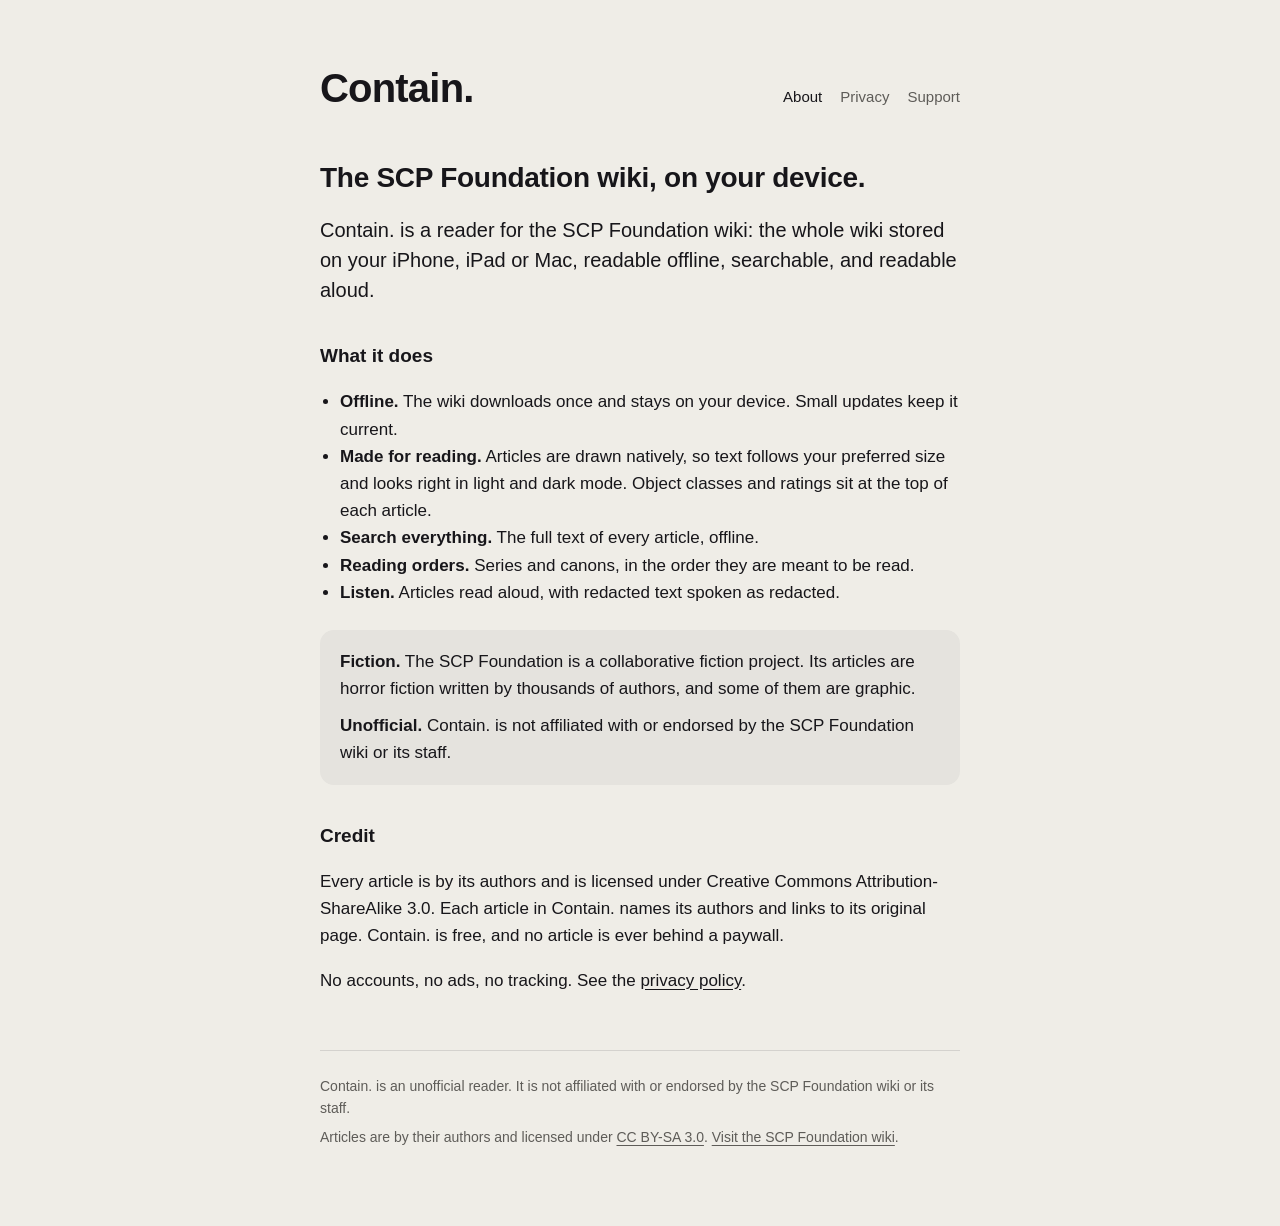
<file: index.html>
<!doctype html>
<html lang="en">
<head>
  <meta charset="utf-8">
  <meta name="viewport" content="width=device-width, initial-scale=1">
  <title>Contain.</title>
  <meta name="description" content="An unofficial, offline reader for the SCP Foundation wiki, for iPhone, iPad and Mac.">
  <link rel="stylesheet" href="style.css">
</head>
<body>
<main>
  <header>
    <a class="wordmark" href="">Contain.</a>
    <nav><a href="" aria-current="page">About</a><a href="privacy/">Privacy</a><a href="support/">Support</a></nav>
  </header>
  <h1>The SCP Foundation wiki, on your device.</h1>
  <p class="lede">Contain. is a reader for the SCP Foundation wiki: the whole wiki stored on your iPhone, iPad or Mac, readable offline, searchable, and readable aloud.</p>

  <h2>What it does</h2>
  <ul>
    <li><strong>Offline.</strong> The wiki downloads once and stays on your device. Small updates keep it current.</li>
    <li><strong>Made for reading.</strong> Articles are drawn natively, so text follows your preferred size and looks right in light and dark mode. Object classes and ratings sit at the top of each article.</li>
    <li><strong>Search everything.</strong> The full text of every article, offline.</li>
    <li><strong>Reading orders.</strong> Series and canons, in the order they are meant to be read.</li>
    <li><strong>Listen.</strong> Articles read aloud, with redacted text spoken as redacted.</li>
  </ul>

  <div class="panel">
    <p><strong>Fiction.</strong> The SCP Foundation is a collaborative fiction project. Its articles are horror fiction written by thousands of authors, and some of them are graphic.</p>
    <p><strong>Unofficial.</strong> Contain. is not affiliated with or endorsed by the SCP Foundation wiki or its staff.</p>
  </div>

  <h2>Credit</h2>
  <p>Every article is by its authors and is licensed under Creative Commons Attribution-ShareAlike 3.0. Each article in Contain. names its authors and links to its original page. Contain. is free, and no article is ever behind a paywall.</p>
  <p>No accounts, no ads, no tracking. See the <a href="privacy/">privacy policy</a>.</p>
  <footer>
    <p>Contain. is an unofficial reader. It is not affiliated with or endorsed by the SCP Foundation wiki or its staff.</p>
    <p>Articles are by their authors and licensed under <a href="https://creativecommons.org/licenses/by-sa/3.0/">CC BY-SA 3.0</a>. <a href="https://scpwiki.com">Visit the SCP Foundation wiki</a>.</p>
  </footer>
</main>
</body>
</html>
</file>
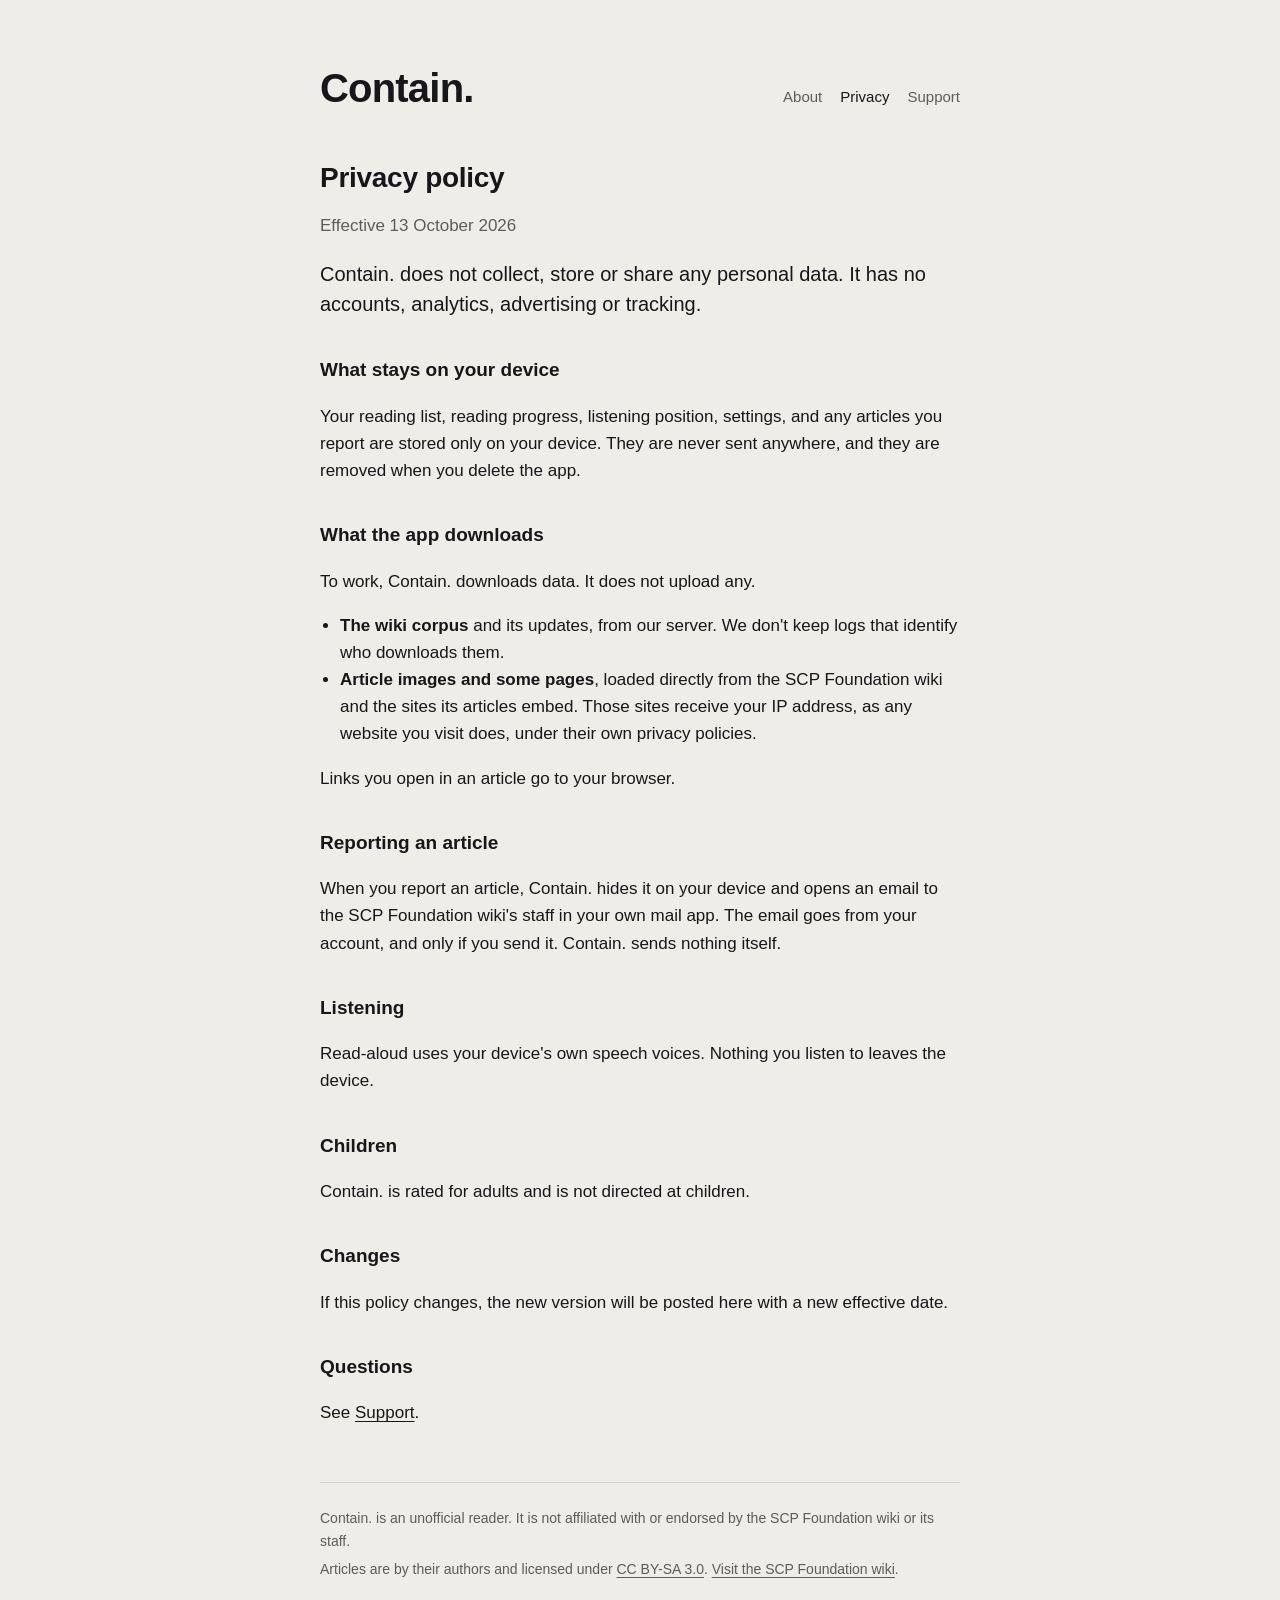
<file: privacy/index.html>
<!doctype html>
<html lang="en">
<head>
  <meta charset="utf-8">
  <meta name="viewport" content="width=device-width, initial-scale=1">
  <title>Privacy policy · Contain.</title>
  <meta name="description" content="Contain. does not collect, store or share any personal data.">
  <link rel="stylesheet" href="../style.css">
</head>
<body>
<main>
  <header>
    <a class="wordmark" href="../">Contain.</a>
    <nav><a href="../">About</a><a href="../privacy/" aria-current="page">Privacy</a><a href="../support/">Support</a></nav>
  </header>
  <h1>Privacy policy</h1>
  <p class="quiet">Effective 13 October 2026</p>

  <p class="lede">Contain. does not collect, store or share any personal data. It has no accounts, analytics, advertising or tracking.</p>

  <h2>What stays on your device</h2>
  <p>Your reading list, reading progress, listening position, settings, and any articles you report are stored only on your device. They are never sent anywhere, and they are removed when you delete the app.</p>

  <h2>What the app downloads</h2>
  <p>To work, Contain. downloads data. It does not upload any.</p>
  <ul>
    <li><strong>The wiki corpus</strong> and its updates, from our server. We don't keep logs that identify who downloads them.</li>
    <li><strong>Article images and some pages</strong>, loaded directly from the SCP Foundation wiki and the sites its articles embed. Those sites receive your IP address, as any website you visit does, under their own privacy policies.</li>
  </ul>
  <p>Links you open in an article go to your browser.</p>

  <h2>Reporting an article</h2>
  <p>When you report an article, Contain. hides it on your device and opens an email to the SCP Foundation wiki's staff in your own mail app. The email goes from your account, and only if you send it. Contain. sends nothing itself.</p>

  <h2>Listening</h2>
  <p>Read-aloud uses your device's own speech voices. Nothing you listen to leaves the device.</p>

  <h2>Children</h2>
  <p>Contain. is rated for adults and is not directed at children.</p>

  <h2>Changes</h2>
  <p>If this policy changes, the new version will be posted here with a new effective date.</p>

  <h2>Questions</h2>
  <p>See <a href="../support/">Support</a>.</p>
  <footer>
    <p>Contain. is an unofficial reader. It is not affiliated with or endorsed by the SCP Foundation wiki or its staff.</p>
    <p>Articles are by their authors and licensed under <a href="https://creativecommons.org/licenses/by-sa/3.0/">CC BY-SA 3.0</a>. <a href="https://scpwiki.com">Visit the SCP Foundation wiki</a>.</p>
  </footer>
</main>
</body>
</html>
</file>
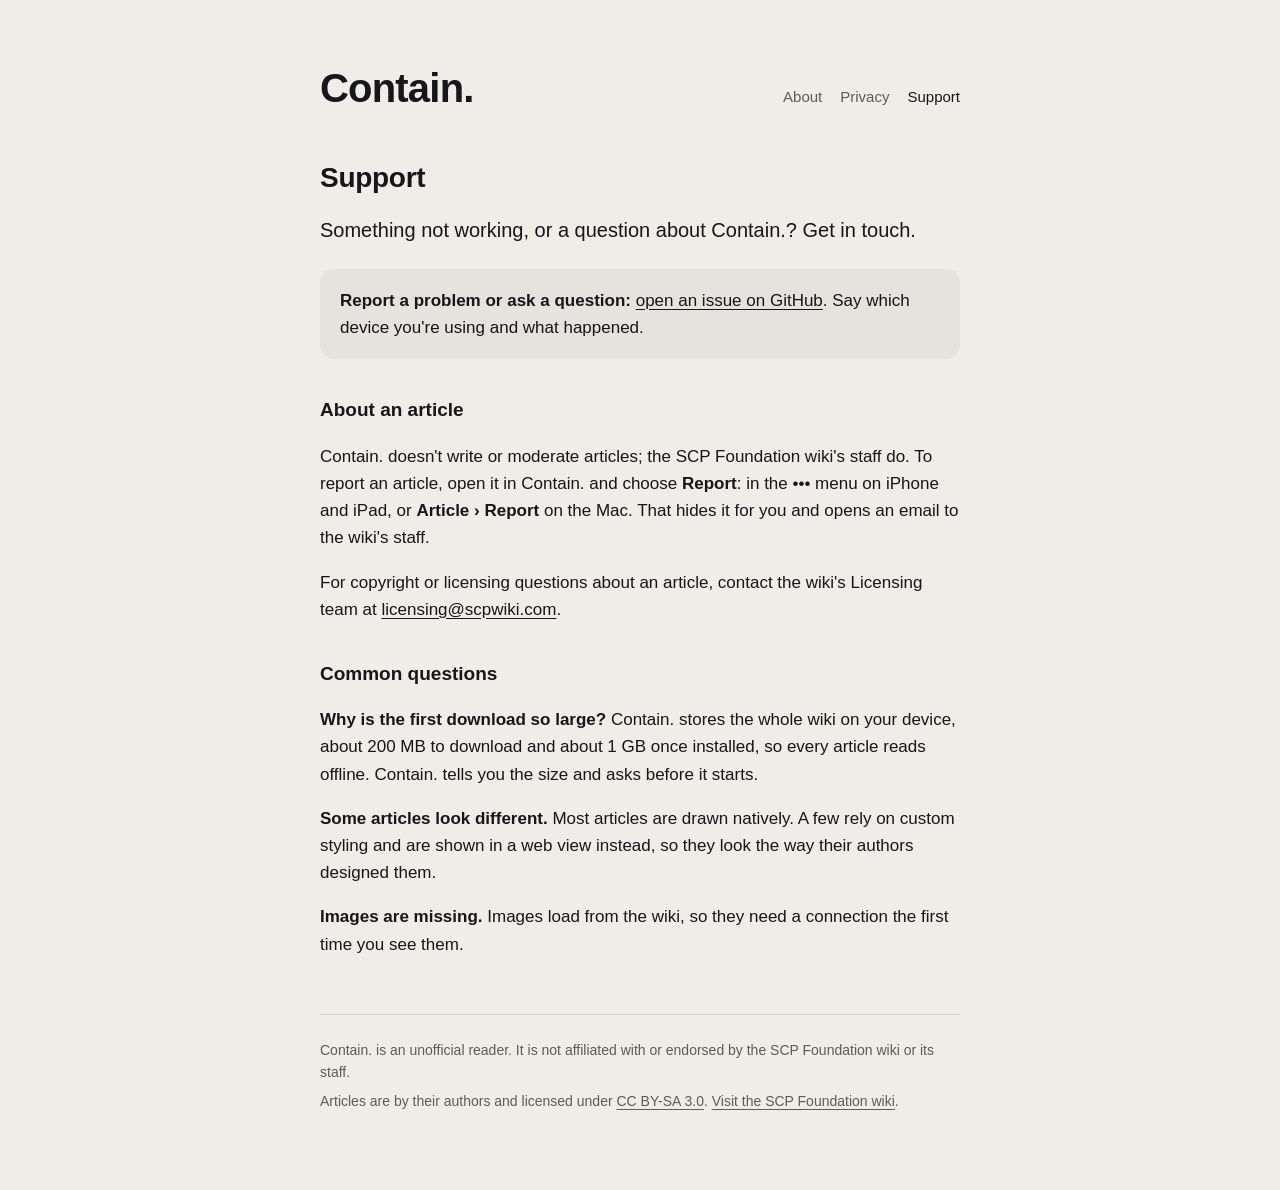
<file: support/index.html>
<!doctype html>
<html lang="en">
<head>
  <meta charset="utf-8">
  <meta name="viewport" content="width=device-width, initial-scale=1">
  <title>Support · Contain.</title>
  <meta name="description" content="How to get help with Contain.">
  <link rel="stylesheet" href="../style.css">
</head>
<body>
<main>
  <header>
    <a class="wordmark" href="../">Contain.</a>
    <nav><a href="../">About</a><a href="../privacy/">Privacy</a><a href="../support/" aria-current="page">Support</a></nav>
  </header>
  <h1>Support</h1>
  <p class="lede">Something not working, or a question about Contain.? Get in touch.</p>

  <div class="panel">
    <p><strong>Report a problem or ask a question:</strong> <a href="https://github.com/VectorGarden/Contain-Site/issues/new">open an issue on GitHub</a>. Say which device you're using and what happened.</p>
  </div>

  <h2>About an article</h2>
  <p>Contain. doesn't write or moderate articles; the SCP Foundation wiki's staff do. To report an article, open it in Contain. and choose <strong>Report</strong>: in the ••• menu on iPhone and iPad, or <strong>Article › Report</strong> on the Mac. That hides it for you and opens an email to the wiki's staff.</p>
  <p>For copyright or licensing questions about an article, contact the wiki's Licensing team at <a href="mailto:licensing@scpwiki.com">licensing@scpwiki.com</a>.</p>

  <h2>Common questions</h2>
  <p><strong>Why is the first download so large?</strong> Contain. stores the whole wiki on your device, about 200 MB to download and about 1 GB once installed, so every article reads offline. Contain. tells you the size and asks before it starts.</p>
  <p><strong>Some articles look different.</strong> Most articles are drawn natively. A few rely on custom styling and are shown in a web view instead, so they look the way their authors designed them.</p>
  <p><strong>Images are missing.</strong> Images load from the wiki, so they need a connection the first time you see them.</p>
  <footer>
    <p>Contain. is an unofficial reader. It is not affiliated with or endorsed by the SCP Foundation wiki or its staff.</p>
    <p>Articles are by their authors and licensed under <a href="https://creativecommons.org/licenses/by-sa/3.0/">CC BY-SA 3.0</a>. <a href="https://scpwiki.com">Visit the SCP Foundation wiki</a>.</p>
  </footer>
</main>
</body>
</html>
</file>
<file: style.css>
:root {
  --ground: #EFEDE7;
  --raised: #E5E3DE;
  --ink: #17161A;
  --quiet: #5E5C58;
  --rule: rgba(23, 22, 26, 0.12);
  color-scheme: light dark;
}
@media (prefers-color-scheme: dark) {
  :root {
    --ground: #1F2733;
    --raised: #283241;
    --ink: #E8E6DF;
    --quiet: #9AA2AE;
    --rule: rgba(232, 230, 223, 0.14);
  }
}
* { box-sizing: border-box; }
body {
  margin: 0;
  background: var(--ground);
  color: var(--ink);
  font: 17px/1.6 -apple-system, BlinkMacSystemFont, "SF Pro Text", "Helvetica Neue", Arial, sans-serif;
}
main { max-width: 680px; margin: 0 auto; padding: 56px 20px 72px; }
header { display: flex; justify-content: space-between; align-items: baseline; gap: 16px; flex-wrap: wrap; }
.wordmark { font-size: 40px; font-weight: 700; letter-spacing: -0.02em; color: var(--ink); text-decoration: none; }
nav a { color: var(--quiet); margin-left: 18px; text-decoration: none; font-size: 15px; }
nav a:first-child { margin-left: 0; }
nav a:hover, nav a[aria-current] { color: var(--ink); }
h1 { font-size: 28px; line-height: 1.25; margin: 40px 0 12px; letter-spacing: -0.01em; }
h2 { font-size: 19px; margin: 36px 0 8px; }
p, li { color: var(--ink); }
.lede { font-size: 20px; line-height: 1.5; }
.quiet { color: var(--quiet); }
.panel { background: var(--raised); border-radius: 14px; padding: 18px 20px; margin: 24px 0; }
.panel p { margin: 0; }
.panel p + p { margin-top: 10px; }
a { color: inherit; text-underline-offset: 3px; }
ul { padding-left: 20px; }
footer { margin-top: 56px; padding-top: 18px; border-top: 1px solid var(--rule); font-size: 14px; color: var(--quiet); }
footer p { color: var(--quiet); margin: 6px 0; }
</file>
